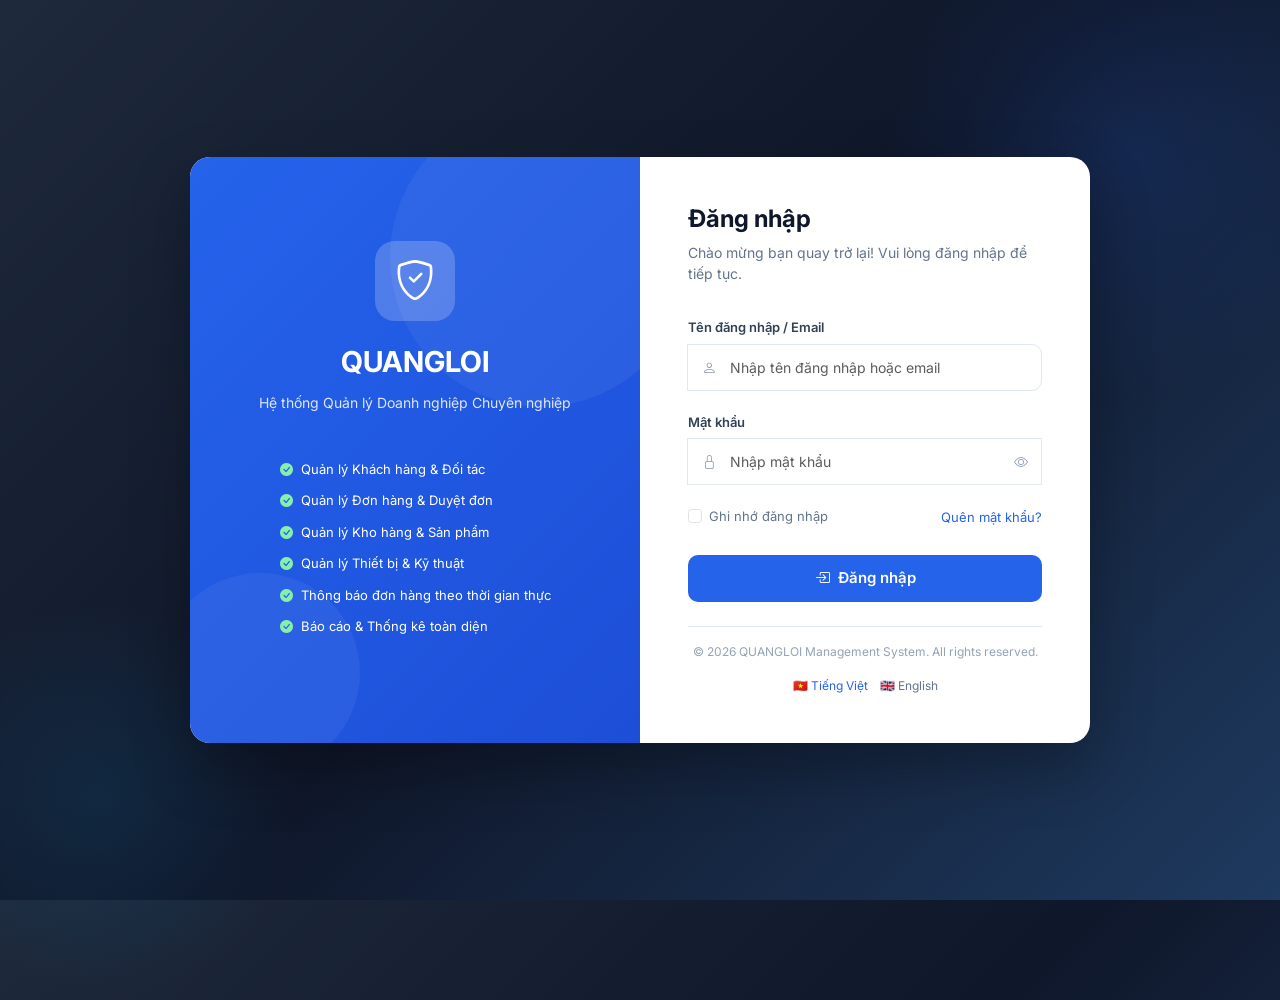
<file: login.html>
<!DOCTYPE html>
<html lang="vi">
<head>
    <meta charset="UTF-8">
    <meta name="viewport" content="width=device-width, initial-scale=1.0">
    <title>Đăng nhập - QUANGLOI Management System</title>
    <link href="https://cdn.jsdelivr.net/npm/bootstrap@5.3.3/dist/css/bootstrap.min.css" rel="stylesheet">
    <link href="https://cdn.jsdelivr.net/npm/bootstrap-icons@1.11.3/font/bootstrap-icons.min.css" rel="stylesheet">
    <link href="https://fonts.googleapis.com/css2?family=Inter:wght@300;400;500;600;700&display=swap" rel="stylesheet">
    <link href="assets/css/style.css" rel="stylesheet">
    <link href="assets/css/login.css" rel="stylesheet">
</head>
<body class="login-page">
    
    <div class="login-container">
        <!-- Left Panel - Brand -->
        <div class="login-brand">
            <div class="brand-logo">
                <i class="bi bi-shield-check"></i>
            </div>
            <h1>QUANGLOI</h1>
            <p>Hệ thống Quản lý Doanh nghiệp Chuyên nghiệp</p>
            <ul class="features-list">
                <li><i class="bi bi-check-circle-fill"></i> Quản lý Khách hàng & Đối tác</li>
                <li><i class="bi bi-check-circle-fill"></i> Quản lý Đơn hàng & Duyệt đơn</li>
                <li><i class="bi bi-check-circle-fill"></i> Quản lý Kho hàng & Sản phẩm</li>
                <li><i class="bi bi-check-circle-fill"></i> Quản lý Thiết bị & Kỹ thuật</li>
                <li><i class="bi bi-check-circle-fill"></i> Thông báo đơn hàng theo thời gian thực</li>
                <li><i class="bi bi-check-circle-fill"></i> Báo cáo & Thống kê toàn diện</li>
            </ul>
        </div>

        <!-- Right Panel - Login Form -->
        <div class="login-form-panel">
            <h2>Đăng nhập</h2>
            <p class="login-subtitle">Chào mừng bạn quay trở lại! Vui lòng đăng nhập để tiếp tục.</p>

            <form class="login-form" id="loginForm">
                <div class="form-group">
                    <label class="form-label">Tên đăng nhập / Email</label>
                    <div class="input-group">
                        <i class="bi bi-person input-icon"></i>
                        <input type="text" class="form-control" id="username" placeholder="Nhập tên đăng nhập hoặc email" required>
                    </div>
                </div>

                <div class="form-group">
                    <label class="form-label">Mật khẩu</label>
                    <div class="input-group">
                        <i class="bi bi-lock input-icon"></i>
                        <input type="password" class="form-control" id="password" placeholder="Nhập mật khẩu" required>
                        <button type="button" class="password-toggle" onclick="togglePassword()">
                            <i class="bi bi-eye" id="togglePasswordIcon"></i>
                        </button>
                    </div>
                </div>

                <div class="login-options">
                    <div class="form-check">
                        <input type="checkbox" class="form-check-input" id="rememberMe">
                        <label class="form-check-label" for="rememberMe">Ghi nhớ đăng nhập</label>
                    </div>
                    <a href="#" class="forgot-link">Quên mật khẩu?</a>
                </div>

                <button type="submit" class="btn-login">
                    <i class="bi bi-box-arrow-in-right me-2"></i>Đăng nhập
                </button>
            </form>

            <div class="login-footer">
                <p>&copy; 2026 QUANGLOI Management System. All rights reserved.</p>
                <div class="lang-switch">
                    <a href="#" class="active">🇻🇳 Tiếng Việt</a>
                    <a href="#">🇬🇧 English</a>
                </div>
            </div>
        </div>
    </div>

    <script>
        // Toggle password visibility
        function togglePassword() {
            const pwd = document.getElementById('password');
            const icon = document.getElementById('togglePasswordIcon');
            if (pwd.type === 'password') {
                pwd.type = 'text';
                icon.className = 'bi bi-eye-slash';
            } else {
                pwd.type = 'password';
                icon.className = 'bi bi-eye';
            }
        }

        // Handle login form
        document.getElementById('loginForm').addEventListener('submit', function(e) {
            e.preventDefault();
            const username = document.getElementById('username').value;
            const password = document.getElementById('password').value;

            // Demo: accept any login
            if (username && password) {
                // Show loading state
                const btn = this.querySelector('.btn-login');
                btn.innerHTML = '<span class="spinner-border spinner-border-sm me-2"></span>Đang đăng nhập...';
                btn.disabled = true;

                setTimeout(() => {
                    window.location.href = 'index.html';
                }, 1500);
            }
        });
    </script>
</body>
</html>
</file>
<file: assets/css/style.css>
/* ============================================================== */
/* QUANGLOI Management System - Main Stylesheet                    */
/* Inspired by CloudPro CRM design system                          */
/* ============================================================== */

/* ---- CSS Variables ---- */
:root {
    /* Brand Colors */
    --primary: #2563eb;
    --primary-dark: #1d4ed8;
    --primary-light: #dbeafe;
    --secondary: #64748b;
    --success: #22c55e;
    --warning: #f59e0b;
    --danger: #ef4444;
    --info: #06b6d4;
    --purple: #8b5cf6;
    --teal: #14b8a6;
    --orange: #f97316;

    /* Sidebar */
    --sidebar-bg: #1e293b;
    --sidebar-hover: #334155;
    --sidebar-active: var(--primary);
    --sidebar-text: #94a3b8;
    --sidebar-text-active: #ffffff;
    --sidebar-width: 260px;
    --sidebar-collapsed-width: 72px;

    /* Layout */
    --header-height: 60px;
    --border-color: #e2e8f0;
    --bg-body: #f1f5f9;
    --bg-card: #ffffff;

    /* Fonts */
    --font-family: 'Inter', -apple-system, BlinkMacSystemFont, 'Segoe UI', sans-serif;
    --font-size-base: 14px;

    /* Shadows */
    --shadow-sm: 0 1px 2px rgba(0,0,0,0.05);
    --shadow-md: 0 4px 6px -1px rgba(0,0,0,0.1), 0 2px 4px -2px rgba(0,0,0,0.1);
    --shadow-lg: 0 10px 15px -3px rgba(0,0,0,0.1), 0 4px 6px -4px rgba(0,0,0,0.1);

    /* Transitions */
    --transition-fast: 0.15s ease;
    --transition-normal: 0.3s ease;
}

/* ---- Reset & Base ---- */
* {
    margin: 0;
    padding: 0;
    box-sizing: border-box;
}

body {
    font-family: var(--font-family);
    font-size: var(--font-size-base);
    background-color: var(--bg-body);
    color: #334155;
    overflow-x: hidden;
}

a {
    color: var(--primary);
    text-decoration: none;
    transition: color var(--transition-fast);
}

a:hover {
    color: var(--primary-dark);
}

/* ---- Preloader ---- */
#preloader {
    position: fixed;
    top: 0;
    left: 0;
    width: 100%;
    height: 100%;
    background: white;
    display: flex;
    align-items: center;
    justify-content: center;
    z-index: 99999;
    transition: opacity 0.5s ease;
}

#preloader.loaded {
    opacity: 0;
    pointer-events: none;
}

/* ============================================================== */
/* SIDEBAR                                                          */
/* ============================================================== */
.sidebar {
    position: fixed;
    top: 0;
    left: 0;
    width: var(--sidebar-width);
    height: 100vh;
    background: var(--sidebar-bg);
    z-index: 1000;
    transition: width var(--transition-normal);
    display: flex;
    flex-direction: column;
    overflow: hidden;
}

.sidebar.collapsed {
    width: var(--sidebar-collapsed-width);
}

/* Sidebar Header */
.sidebar-header {
    display: flex;
    align-items: center;
    justify-content: space-between;
    padding: 12px 16px;
    border-bottom: 1px solid rgba(255,255,255,0.1);
    min-height: var(--header-height);
}

.sidebar-logo {
    display: flex;
    align-items: center;
    gap: 10px;
    color: white;
    text-decoration: none;
    font-size: 1.2rem;
    font-weight: 700;
    letter-spacing: 0.5px;
}

.sidebar-logo .logo-lg {
    height: 32px;
    width: auto;
}

.sidebar-toggle-btn {
    background: none;
    border: none;
    color: var(--sidebar-text);
    font-size: 1.3rem;
    cursor: pointer;
    padding: 4px;
    border-radius: 6px;
    transition: all var(--transition-fast);
}

.sidebar-toggle-btn:hover {
    color: white;
    background: var(--sidebar-hover);
}

/* Sidebar Navigation */
.sidebar-nav {
    flex: 1;
    overflow-y: auto;
    overflow-x: hidden;
    padding: 8px 0;
}

.sidebar-nav::-webkit-scrollbar {
    width: 4px;
}

.sidebar-nav::-webkit-scrollbar-thumb {
    background: rgba(255,255,255,0.2);
    border-radius: 4px;
}

.nav-list {
    list-style: none;
    padding: 0;
    margin: 0;
}

.nav-item .nav-link {
    display: flex;
    align-items: center;
    padding: 10px 16px;
    color: var(--sidebar-text);
    text-decoration: none;
    font-size: 13px;
    font-weight: 500;
    letter-spacing: 0.3px;
    transition: all var(--transition-fast);
    position: relative;
    white-space: nowrap;
}

.nav-item .nav-link i:first-child {
    font-size: 1.15rem;
    width: 24px;
    text-align: center;
    margin-right: 12px;
    flex-shrink: 0;
}

.nav-item .nav-link:hover {
    background: var(--sidebar-hover);
    color: white;
}

.nav-item.active > .nav-link {
    background: var(--sidebar-active);
    color: var(--sidebar-text-active);
    border-left: 3px solid #60a5fa;
}

.submenu-arrow {
    margin-left: auto;
    font-size: 0.7rem;
    transition: transform var(--transition-normal);
}

.nav-item.open > .nav-link .submenu-arrow {
    transform: rotate(90deg);
}

/* Submenu */
.submenu {
    list-style: none;
    padding: 0;
    margin: 0;
    max-height: 0;
    overflow: hidden;
    transition: max-height 0.4s ease;
    background: rgba(0,0,0,0.15);
}

.nav-item.open > .submenu {
    max-height: 1000px;
}

.submenu li a {
    display: flex;
    align-items: center;
    padding: 8px 16px 8px 52px;
    color: var(--sidebar-text);
    font-size: 13px;
    transition: all var(--transition-fast);
    text-decoration: none;
}

.submenu li a i {
    font-size: 0.9rem;
    margin-right: 10px;
    width: 18px;
    text-align: center;
}

.submenu li a:hover {
    color: white;
    background: var(--sidebar-hover);
    padding-left: 56px;
}

.submenu li a.active {
    color: #60a5fa;
    background: rgba(37, 99, 235, 0.1);
}

/* Order Badge in Sidebar */
.order-badge {
    font-size: 10px;
    padding: 2px 6px;
    border-radius: 10px;
    margin-left: auto;
    animation: pulse 2s infinite;
}

@keyframes pulse {
    0%, 100% { opacity: 1; }
    50% { opacity: 0.5; }
}

/* Sidebar Footer */
.sidebar-footer {
    padding: 12px 16px;
    border-top: 1px solid rgba(255,255,255,0.1);
    background: rgba(0,0,0,0.2);
}

.package-name {
    color: var(--sidebar-text);
    font-size: 12px;
    display: block;
    margin-bottom: 6px;
}

.package-name strong {
    color: white;
}

.package-expiry small {
    color: var(--sidebar-text);
    font-size: 11px;
    display: block;
    margin-top: 4px;
}

.sidebar.collapsed .nav-text,
.sidebar.collapsed .submenu-arrow,
.sidebar.collapsed .logo-text,
.sidebar.collapsed .sidebar-footer,
.sidebar.collapsed .order-badge {
    display: none;
}

.sidebar.collapsed .nav-item .nav-link {
    justify-content: center;
    padding: 12px;
}

.sidebar.collapsed .nav-item .nav-link i:first-child {
    margin-right: 0;
    font-size: 1.3rem;
}

/* ============================================================== */
/* MAIN CONTENT                                                     */
/* ============================================================== */
.main-content {
    margin-left: var(--sidebar-width);
    min-height: 100vh;
    transition: margin-left var(--transition-normal);
    flex: 1;
}

.sidebar.collapsed ~ .main-content {
    margin-left: var(--sidebar-collapsed-width);
}

/* ============================================================== */
/* TOP HEADER                                                       */
/* ============================================================== */
.top-header {
    position: sticky;
    top: 0;
    background: var(--bg-card);
    height: var(--header-height);
    display: flex;
    align-items: center;
    justify-content: space-between;
    padding: 0 24px;
    border-bottom: 1px solid var(--border-color);
    box-shadow: var(--shadow-sm);
    z-index: 100;
}

.header-left {
    display: flex;
    align-items: center;
    gap: 16px;
}

.mobile-menu-btn {
    background: none;
    border: none;
    font-size: 1.5rem;
    color: var(--secondary);
    cursor: pointer;
}

.search-box {
    position: relative;
    width: 320px;
}

.search-box i {
    position: absolute;
    left: 12px;
    top: 50%;
    transform: translateY(-50%);
    color: var(--secondary);
}

.search-box .form-control {
    padding-left: 38px;
    border-radius: 8px;
    border: 1px solid var(--border-color);
    background: var(--bg-body);
    font-size: 13px;
    height: 38px;
}

.search-box .form-control:focus {
    background: white;
    border-color: var(--primary);
    box-shadow: 0 0 0 3px rgba(37, 99, 235, 0.1);
}

.header-right {
    display: flex;
    align-items: center;
    gap: 12px;
}

.header-icon-btn {
    position: relative;
    background: none;
    border: none;
    font-size: 1.25rem;
    color: var(--secondary);
    cursor: pointer;
    padding: 6px 8px;
    border-radius: 8px;
    transition: all var(--transition-fast);
}

.header-icon-btn:hover {
    background: var(--bg-body);
    color: var(--primary);
}

.notification-badge {
    position: absolute;
    top: 2px;
    right: 2px;
    background: var(--danger);
    color: white;
    font-size: 10px;
    font-weight: 700;
    padding: 1px 5px;
    border-radius: 10px;
    min-width: 18px;
    text-align: center;
    animation: pulse 2s infinite;
}

/* Notification Panel */
.notification-panel {
    width: 380px;
    border: none;
    box-shadow: var(--shadow-lg);
    border-radius: 12px;
    overflow: hidden;
}

.notification-header {
    display: flex;
    justify-content: space-between;
    align-items: center;
    padding: 14px 16px;
    border-bottom: 1px solid var(--border-color);
}

.notification-header h6 {
    margin: 0;
    font-weight: 600;
}

.notification-header a {
    font-size: 12px;
}

.notification-list {
    max-height: 350px;
    overflow-y: auto;
}

.notification-item {
    display: flex;
    gap: 12px;
    padding: 12px 16px;
    border-bottom: 1px solid var(--border-color);
    cursor: pointer;
    transition: background var(--transition-fast);
}

.notification-item:hover {
    background: var(--bg-body);
}

.notification-item.unread {
    background: var(--primary-light);
}

.notification-item .notif-icon {
    width: 40px;
    height: 40px;
    border-radius: 50%;
    display: flex;
    align-items: center;
    justify-content: center;
    flex-shrink: 0;
}

.notification-item .notif-text {
    flex: 1;
}

.notification-item .notif-text p {
    margin: 0;
    font-size: 13px;
    line-height: 1.4;
}

.notification-item .notif-text small {
    color: var(--secondary);
    font-size: 11px;
}

.notification-empty {
    text-align: center;
    padding: 30px;
    color: var(--secondary);
}

.notification-empty i {
    font-size: 2.5rem;
    display: block;
    margin-bottom: 8px;
}

.notification-footer {
    text-align: center;
    padding: 10px;
    border-top: 1px solid var(--border-color);
}

.notification-footer a {
    font-size: 13px;
    font-weight: 500;
}

/* User Profile Dropdown */
.user-profile-btn {
    display: flex;
    align-items: center;
    gap: 8px;
    background: none;
    border: 1px solid var(--border-color);
    border-radius: 8px;
    padding: 4px 12px;
    cursor: pointer;
    transition: all var(--transition-fast);
}

.user-profile-btn:hover {
    background: var(--bg-body);
    border-color: var(--primary);
}

.user-avatar i {
    font-size: 1.5rem;
    color: var(--primary);
}

.user-info {
    text-align: left;
}

.user-name {
    display: block;
    font-size: 13px;
    font-weight: 600;
    color: #1e293b;
}

.user-role {
    display: block;
    font-size: 11px;
    color: var(--secondary);
}

/* ============================================================== */
/* PAGE CONTENT                                                     */
/* ============================================================== */
.page-content {
    padding: 24px;
}

.page-section {
    display: none;
}

.page-section.active {
    display: block !important;
}

/* Page Title */
.page-title-box {
    display: flex;
    align-items: center;
    justify-content: space-between;
    margin-bottom: 24px;
    flex-wrap: wrap;
    gap: 12px;
}

.page-title {
    font-size: 1.5rem;
    font-weight: 700;
    color: #0f172a;
    margin: 0;
}

.page-subtitle {
    font-size: 13px;
    color: var(--secondary);
    margin: 4px 0 0;
}

/* ============================================================== */
/* STAT CARDS                                                       */
/* ============================================================== */
.stat-card {
    background: var(--bg-card);
    border-radius: 12px;
    border: 1px solid var(--border-color);
    overflow: hidden;
    transition: all var(--transition-normal);
    position: relative;
}

.stat-card:hover {
    transform: translateY(-2px);
    box-shadow: var(--shadow-md);
}

.stat-card-body {
    padding: 20px;
    display: flex;
    align-items: center;
    gap: 16px;
}

.stat-icon {
    width: 56px;
    height: 56px;
    border-radius: 12px;
    display: flex;
    align-items: center;
    justify-content: center;
    font-size: 1.5rem;
}

.stat-card-primary .stat-icon { background: rgba(37, 99, 235, 0.1); color: var(--primary); }
.stat-card-success .stat-icon { background: rgba(34, 197, 94, 0.1); color: var(--success); }
.stat-card-warning .stat-icon { background: rgba(245, 158, 11, 0.1); color: var(--warning); }
.stat-card-danger .stat-icon { background: rgba(239, 68, 68, 0.1); color: var(--danger); }
.stat-card-info .stat-icon { background: rgba(6, 182, 212, 0.1); color: var(--info); }
.stat-card-purple .stat-icon { background: rgba(139, 92, 246, 0.1); color: var(--purple); }
.stat-card-teal .stat-icon { background: rgba(20, 184, 166, 0.1); color: var(--teal); }
.stat-card-orange .stat-icon { background: rgba(249, 115, 22, 0.1); color: var(--orange); }

.stat-value {
    font-size: 1.75rem;
    font-weight: 700;
    color: #0f172a;
    margin: 0;
    line-height: 1;
}

.stat-value small {
    font-size: 0.6em;
    font-weight: 500;
    color: var(--secondary);
}

.stat-label {
    font-size: 13px;
    color: var(--secondary);
    margin: 4px 0 0;
}

.stat-change {
    font-size: 12px;
    font-weight: 600;
}

.stat-change.positive { color: var(--success); }
.stat-change.negative { color: var(--danger); }

/* Decorative border on stat cards */
.stat-card-primary { border-top: 3px solid var(--primary); }
.stat-card-success { border-top: 3px solid var(--success); }
.stat-card-warning { border-top: 3px solid var(--warning); }
.stat-card-danger { border-top: 3px solid var(--danger); }
.stat-card-info { border-top: 3px solid var(--info); }
.stat-card-purple { border-top: 3px solid var(--purple); }
.stat-card-teal { border-top: 3px solid var(--teal); }
.stat-card-orange { border-top: 3px solid var(--orange); }

/* ============================================================== */
/* DASHBOARD CARDS                                                  */
/* ============================================================== */
.dashboard-card {
    border: 1px solid var(--border-color);
    border-radius: 12px;
    box-shadow: var(--shadow-sm);
    overflow: hidden;
}

.dashboard-card .card-header {
    background: white;
    border-bottom: 1px solid var(--border-color);
    padding: 16px 20px;
    display: flex;
    align-items: center;
    justify-content: space-between;
}

.dashboard-card .card-title {
    font-size: 15px;
    font-weight: 600;
    color: #0f172a;
    margin: 0;
    display: flex;
    align-items: center;
    gap: 8px;
}

.chart-container {
    position: relative;
    height: 300px;
}

/* Chart Legend */
.chart-legend {
    display: flex;
    flex-wrap: wrap;
    gap: 12px;
    justify-content: center;
}

.legend-item {
    display: flex;
    align-items: center;
    gap: 6px;
    font-size: 12px;
    color: var(--secondary);
}

.legend-dot {
    width: 8px;
    height: 8px;
    border-radius: 50%;
    flex-shrink: 0;
}

/* ============================================================== */
/* DATA TABLES                                                      */
/* ============================================================== */
.data-table {
    font-size: 13px;
}

.data-table thead th {
    background: var(--bg-body);
    font-weight: 600;
    color: var(--secondary);
    text-transform: uppercase;
    font-size: 11px;
    letter-spacing: 0.5px;
    padding: 12px 16px;
    border-bottom: 2px solid var(--border-color);
    white-space: nowrap;
}

.data-table tbody td {
    padding: 12px 16px;
    vertical-align: middle;
    border-bottom: 1px solid var(--border-color);
}

.data-table tbody tr:hover {
    background: var(--primary-light);
}

/* Avatar SM */
.avatar-sm {
    width: 32px;
    height: 32px;
    font-size: 12px;
    font-weight: 600;
}

/* ============================================================== */
/* ACTIVITY TIMELINE                                                */
/* ============================================================== */
.activity-timeline {
    position: relative;
}

.activity-item {
    display: flex;
    gap: 12px;
    padding: 12px 0;
    position: relative;
}

.activity-item:not(:last-child)::after {
    content: '';
    position: absolute;
    left: 6px;
    top: 36px;
    bottom: 0;
    width: 2px;
    background: var(--border-color);
}

.activity-dot {
    width: 14px;
    height: 14px;
    border-radius: 50%;
    flex-shrink: 0;
    margin-top: 4px;
}

.activity-text {
    font-size: 13px;
    color: #334155;
    margin: 0;
    line-height: 1.5;
}

.activity-time {
    font-size: 11px;
    color: var(--secondary);
}

/* ============================================================== */
/* ORDER SUMMARY IN MODAL                                           */
/* ============================================================== */
.order-summary {
    border: 1px solid var(--border-color);
    border-radius: 8px;
    padding: 16px;
}

.summary-row {
    display: flex;
    justify-content: space-between;
    padding: 8px 0;
    font-size: 14px;
}

.summary-row.total {
    border-top: 2px solid var(--border-color);
    margin-top: 8px;
    padding-top: 12px;
}

/* ============================================================== */
/* TOAST NOTIFICATION STYLING                                       */
/* ============================================================== */
.toast {
    border: none;
    border-radius: 12px;
    box-shadow: var(--shadow-lg);
    min-width: 350px;
}

/* ============================================================== */
/* BADGES                                                           */
/* ============================================================== */
.badge {
    font-weight: 500;
    font-size: 11px;
    padding: 5px 10px;
    border-radius: 6px;
}

/* ============================================================== */
/* BUTTONS                                                          */
/* ============================================================== */
.btn {
    font-size: 13px;
    font-weight: 500;
    border-radius: 8px;
    padding: 8px 16px;
    transition: all var(--transition-fast);
}

.btn-primary {
    background: var(--primary);
    border-color: var(--primary);
}

.btn-primary:hover {
    background: var(--primary-dark);
    border-color: var(--primary-dark);
    transform: translateY(-1px);
    box-shadow: 0 4px 12px rgba(37, 99, 235, 0.3);
}

/* ============================================================== */
/* FORMS                                                            */
/* ============================================================== */
.form-label {
    font-size: 13px;
    font-weight: 500;
    color: #475569;
    margin-bottom: 4px;
}

.form-control, .form-select {
    border-radius: 8px;
    border: 1px solid var(--border-color);
    font-size: 13px;
    transition: all var(--transition-fast);
}

.form-control:focus, .form-select:focus {
    border-color: var(--primary);
    box-shadow: 0 0 0 3px rgba(37, 99, 235, 0.1);
}

/* ============================================================== */
/* CARDS                                                            */
/* ============================================================== */
.card {
    border: 1px solid var(--border-color);
    border-radius: 12px;
    box-shadow: var(--shadow-sm);
    background: var(--bg-card);
}

/* ============================================================== */
/* MOBILE RESPONSIVE                                                */
/* ============================================================== */
@media (max-width: 991.98px) {
    .sidebar {
        transform: translateX(-100%);
        z-index: 1050;
    }
    
    .sidebar.mobile-open {
        transform: translateX(0);
    }
    
    .main-content {
        margin-left: 0 !important;
    }
    
    .search-box {
        width: 200px;
    }
    
    .notification-panel {
        width: 320px;
    }

    /* Mobile Overlay */
    .sidebar-overlay {
        position: fixed;
        top: 0;
        left: 0;
        width: 100%;
        height: 100%;
        background: rgba(0,0,0,0.5);
        z-index: 1049;
        display: none;
    }

    .sidebar-overlay.show {
        display: block;
    }
}

@media (max-width: 575.98px) {
    .page-content {
        padding: 16px;
    }
    
    .search-box {
        width: 160px;
    }
    
    .stat-card-body {
        padding: 16px;
    }
    
    .stat-value {
        font-size: 1.4rem;
    }

    .page-title {
        font-size: 1.2rem;
    }

    .page-title-box {
        flex-direction: column;
        align-items: flex-start;
    }
}

/* ============================================================== */
/* PRINT STYLES                                                     */
/* ============================================================== */
@media print {
    .sidebar, .top-header, .page-title-right {
        display: none !important;
    }
    
    .main-content {
        margin-left: 0 !important;
    }
    
    .card {
        border: 1px solid #ddd;
        box-shadow: none;
    }
}

/* ============================================================== */
/* SCROLLBAR                                                        */
/* ============================================================== */
::-webkit-scrollbar {
    width: 6px;
    height: 6px;
}

::-webkit-scrollbar-track {
    background: var(--bg-body);
}

::-webkit-scrollbar-thumb {
    background: #cbd5e1;
    border-radius: 3px;
}

::-webkit-scrollbar-thumb:hover {
    background: #94a3b8;
}
</file>
<file: assets/css/login.css>
/* ============================================================== */
/* Login Page Styles                                                */
/* ============================================================== */

body.login-page {
    background: linear-gradient(135deg, #1e293b 0%, #0f172a 50%, #1e3a5f 100%);
    min-height: 100vh;
    display: flex;
    align-items: center;
    justify-content: center;
    position: relative;
    overflow: hidden;
}

/* Animated Background */
body.login-page::before {
    content: '';
    position: absolute;
    width: 500px;
    height: 500px;
    background: radial-gradient(circle, rgba(37, 99, 235, 0.15) 0%, transparent 70%);
    top: -100px;
    right: -100px;
    border-radius: 50%;
    animation: float 6s ease-in-out infinite;
}

body.login-page::after {
    content: '';
    position: absolute;
    width: 400px;
    height: 400px;
    background: radial-gradient(circle, rgba(14, 165, 233, 0.1) 0%, transparent 70%);
    bottom: -100px;
    left: -100px;
    border-radius: 50%;
    animation: float 8s ease-in-out infinite reverse;
}

@keyframes float {
    0%, 100% { transform: translate(0, 0); }
    50% { transform: translate(30px, -30px); }
}

/* Login Container */
.login-container {
    display: flex;
    width: 900px;
    max-width: 95vw;
    min-height: 550px;
    background: white;
    border-radius: 20px;
    overflow: hidden;
    box-shadow: 0 25px 60px rgba(0, 0, 0, 0.3);
    position: relative;
    z-index: 1;
}

/* Left Panel - Brand */
.login-brand {
    flex: 1;
    background: linear-gradient(135deg, #2563eb 0%, #1d4ed8 100%);
    padding: 48px;
    display: flex;
    flex-direction: column;
    justify-content: center;
    align-items: center;
    color: white;
    text-align: center;
    position: relative;
    overflow: hidden;
}

.login-brand::before {
    content: '';
    position: absolute;
    width: 300px;
    height: 300px;
    background: rgba(255,255,255,0.05);
    border-radius: 50%;
    top: -50px;
    right: -50px;
}

.login-brand::after {
    content: '';
    position: absolute;
    width: 200px;
    height: 200px;
    background: rgba(255,255,255,0.05);
    border-radius: 50%;
    bottom: -30px;
    left: -30px;
}

.login-brand .brand-logo {
    width: 80px;
    height: 80px;
    background: rgba(255,255,255,0.2);
    border-radius: 20px;
    display: flex;
    align-items: center;
    justify-content: center;
    margin-bottom: 24px;
    position: relative;
    z-index: 1;
}

.login-brand .brand-logo i {
    font-size: 2.5rem;
}

.login-brand h1 {
    font-size: 1.8rem;
    font-weight: 700;
    margin-bottom: 12px;
    position: relative;
    z-index: 1;
}

.login-brand p {
    font-size: 14px;
    opacity: 0.85;
    line-height: 1.6;
    position: relative;
    z-index: 1;
}

.login-brand .features-list {
    list-style: none;
    padding: 0;
    margin-top: 24px;
    text-align: left;
    position: relative;
    z-index: 1;
}

.login-brand .features-list li {
    padding: 6px 0;
    font-size: 13px;
    display: flex;
    align-items: center;
    gap: 8px;
}

.login-brand .features-list li i {
    color: #86efac;
}

/* Right Panel - Form */
.login-form-panel {
    flex: 1;
    padding: 48px;
    display: flex;
    flex-direction: column;
    justify-content: center;
}

.login-form-panel h2 {
    font-size: 1.5rem;
    font-weight: 700;
    color: #0f172a;
    margin-bottom: 8px;
}

.login-form-panel .login-subtitle {
    color: #64748b;
    font-size: 14px;
    margin-bottom: 32px;
}

.login-form .form-group {
    margin-bottom: 20px;
}

.login-form .form-label {
    font-size: 13px;
    font-weight: 600;
    color: #334155;
    margin-bottom: 6px;
}

.login-form .input-group {
    position: relative;
}

.login-form .input-icon {
    position: absolute;
    left: 14px;
    top: 50%;
    transform: translateY(-50%);
    color: #94a3b8;
    z-index: 2;
}

.login-form .form-control {
    padding: 12px 14px 12px 42px;
    border-radius: 10px;
    border: 1.5px solid #e2e8f0;
    font-size: 14px;
    transition: all 0.2s;
}

.login-form .form-control:focus {
    border-color: #2563eb;
    box-shadow: 0 0 0 3px rgba(37, 99, 235, 0.1);
}

.login-form .password-toggle {
    position: absolute;
    right: 14px;
    top: 50%;
    transform: translateY(-50%);
    background: none;
    border: none;
    color: #94a3b8;
    cursor: pointer;
    z-index: 2;
}

.login-form .password-toggle:hover {
    color: #2563eb;
}

.login-options {
    display: flex;
    justify-content: space-between;
    align-items: center;
    margin-bottom: 24px;
}

.login-options .form-check-label {
    font-size: 13px;
    color: #64748b;
}

.login-options .forgot-link {
    font-size: 13px;
    color: #2563eb;
    text-decoration: none;
}

.login-options .forgot-link:hover {
    text-decoration: underline;
}

.btn-login {
    width: 100%;
    padding: 12px;
    font-size: 15px;
    font-weight: 600;
    border-radius: 10px;
    background: #2563eb;
    border: none;
    color: white;
    cursor: pointer;
    transition: all 0.3s;
}

.btn-login:hover {
    background: #1d4ed8;
    transform: translateY(-1px);
    box-shadow: 0 4px 12px rgba(37, 99, 235, 0.4);
}

.login-footer {
    text-align: center;
    margin-top: 24px;
    padding-top: 16px;
    border-top: 1px solid #e2e8f0;
}

.login-footer p {
    font-size: 12px;
    color: #94a3b8;
}

.lang-switch {
    display: flex;
    justify-content: center;
    gap: 12px;
    margin-top: 16px;
}

.lang-switch a {
    font-size: 12px;
    color: #64748b;
    text-decoration: none;
    display: flex;
    align-items: center;
    gap: 4px;
}

.lang-switch a:hover, .lang-switch a.active {
    color: #2563eb;
}

/* ============================================================== */
/* Responsive Login                                                 */
/* ============================================================== */
@media (max-width: 768px) {
    .login-brand {
        display: none;
    }
    
    .login-container {
        border-radius: 16px;
    }
    
    .login-form-panel {
        padding: 32px 24px;
    }
}
</file>
